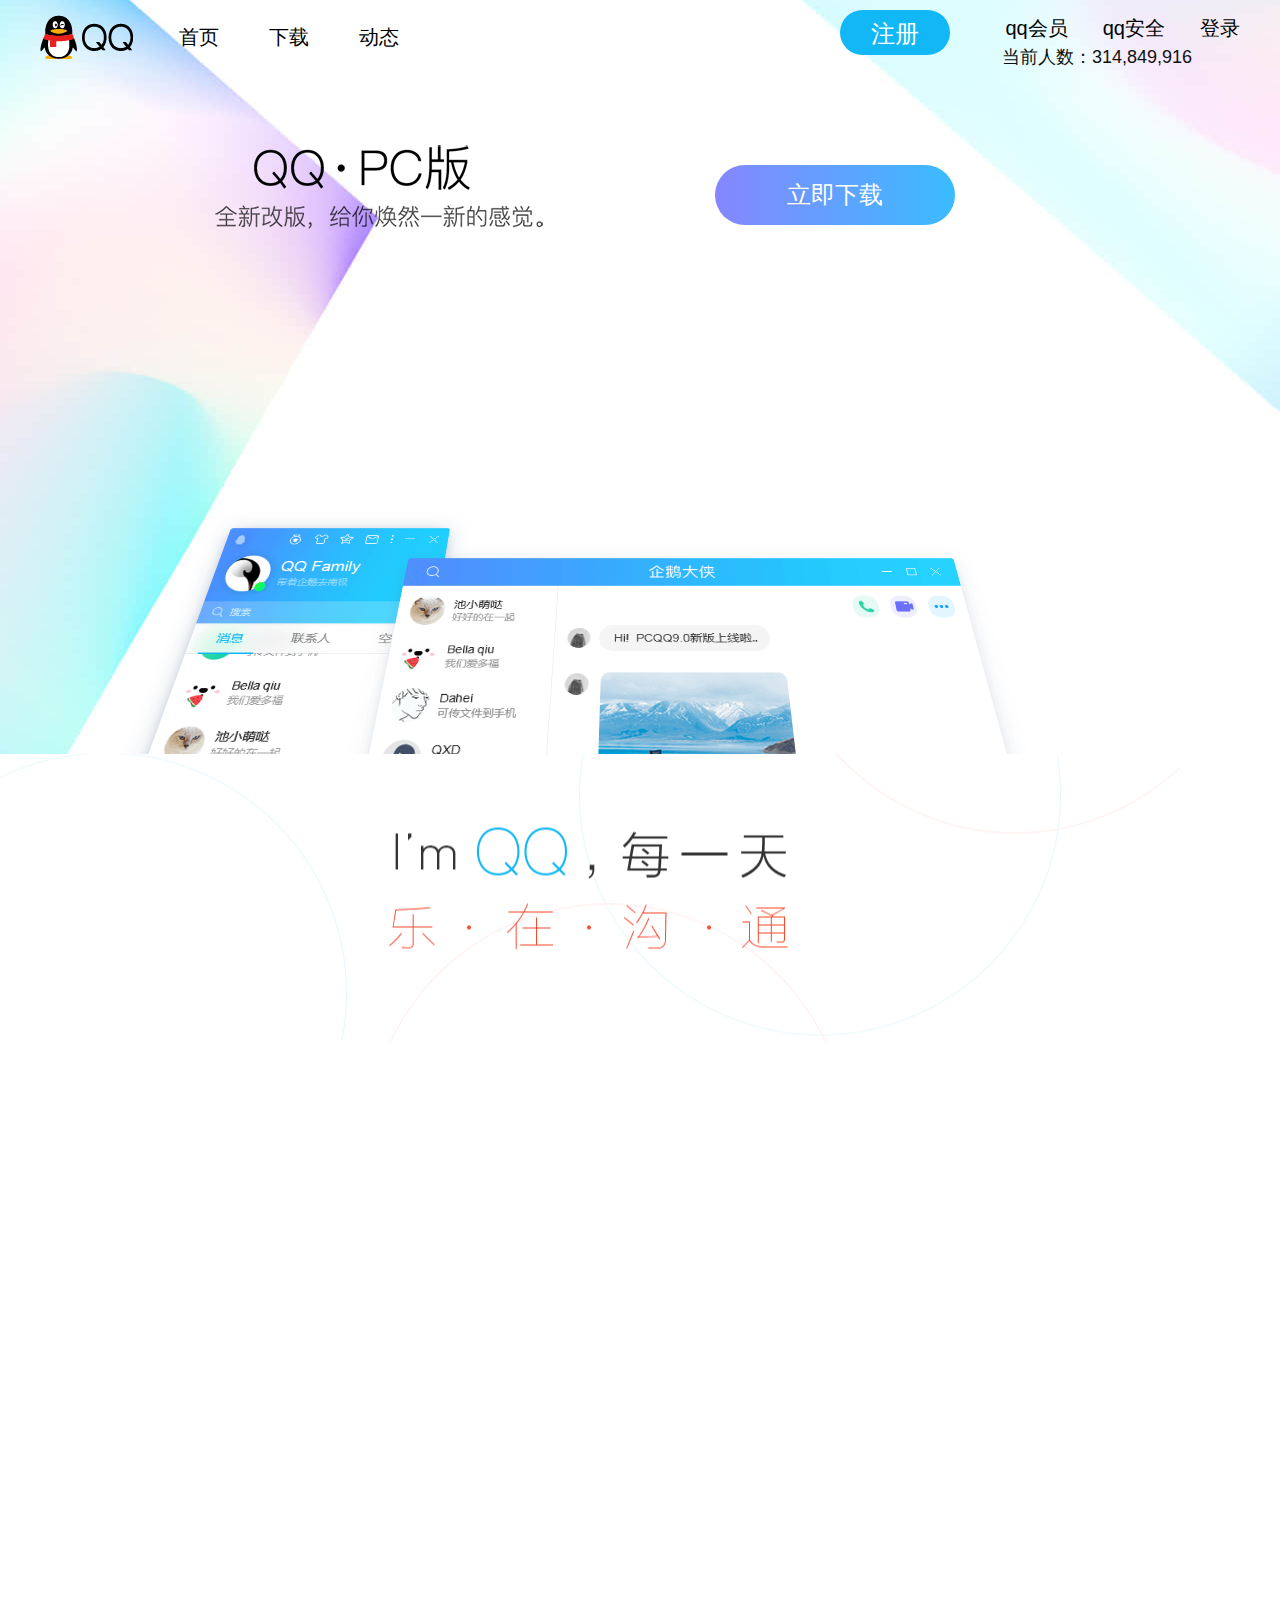
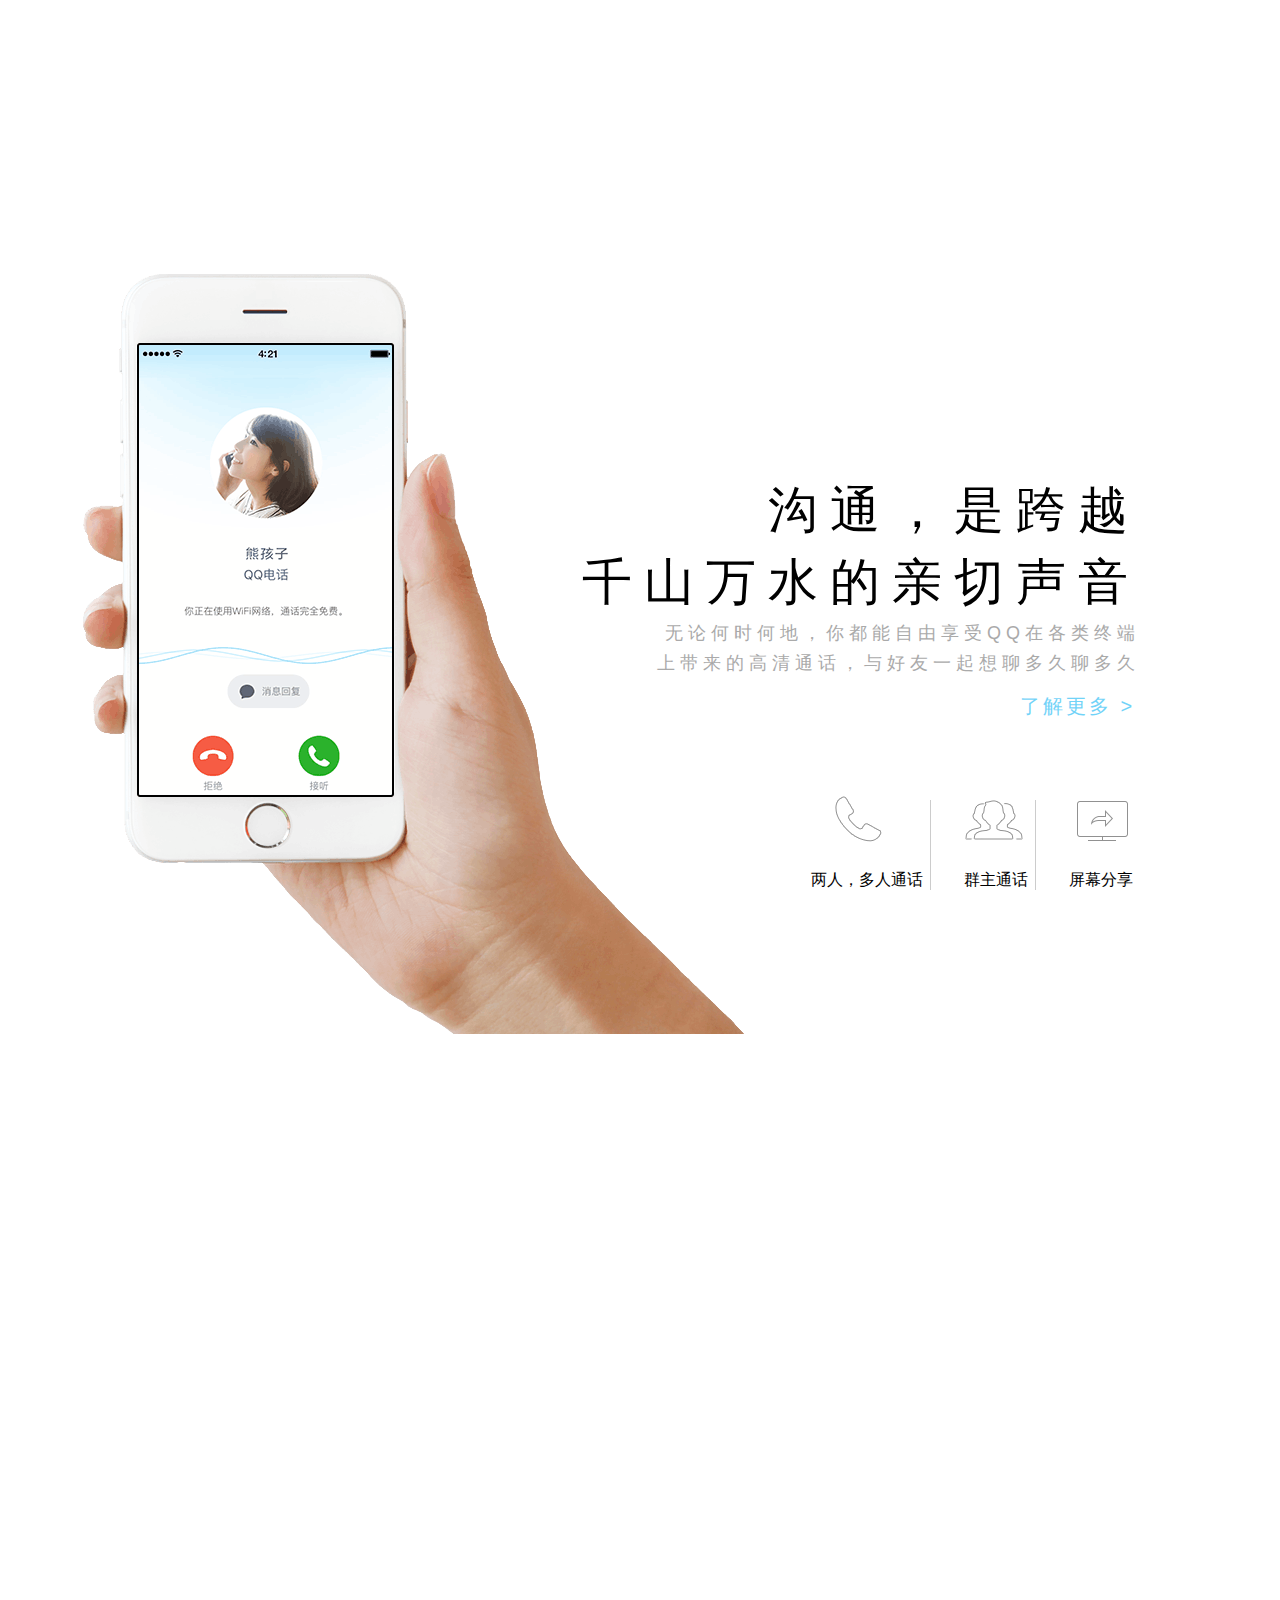
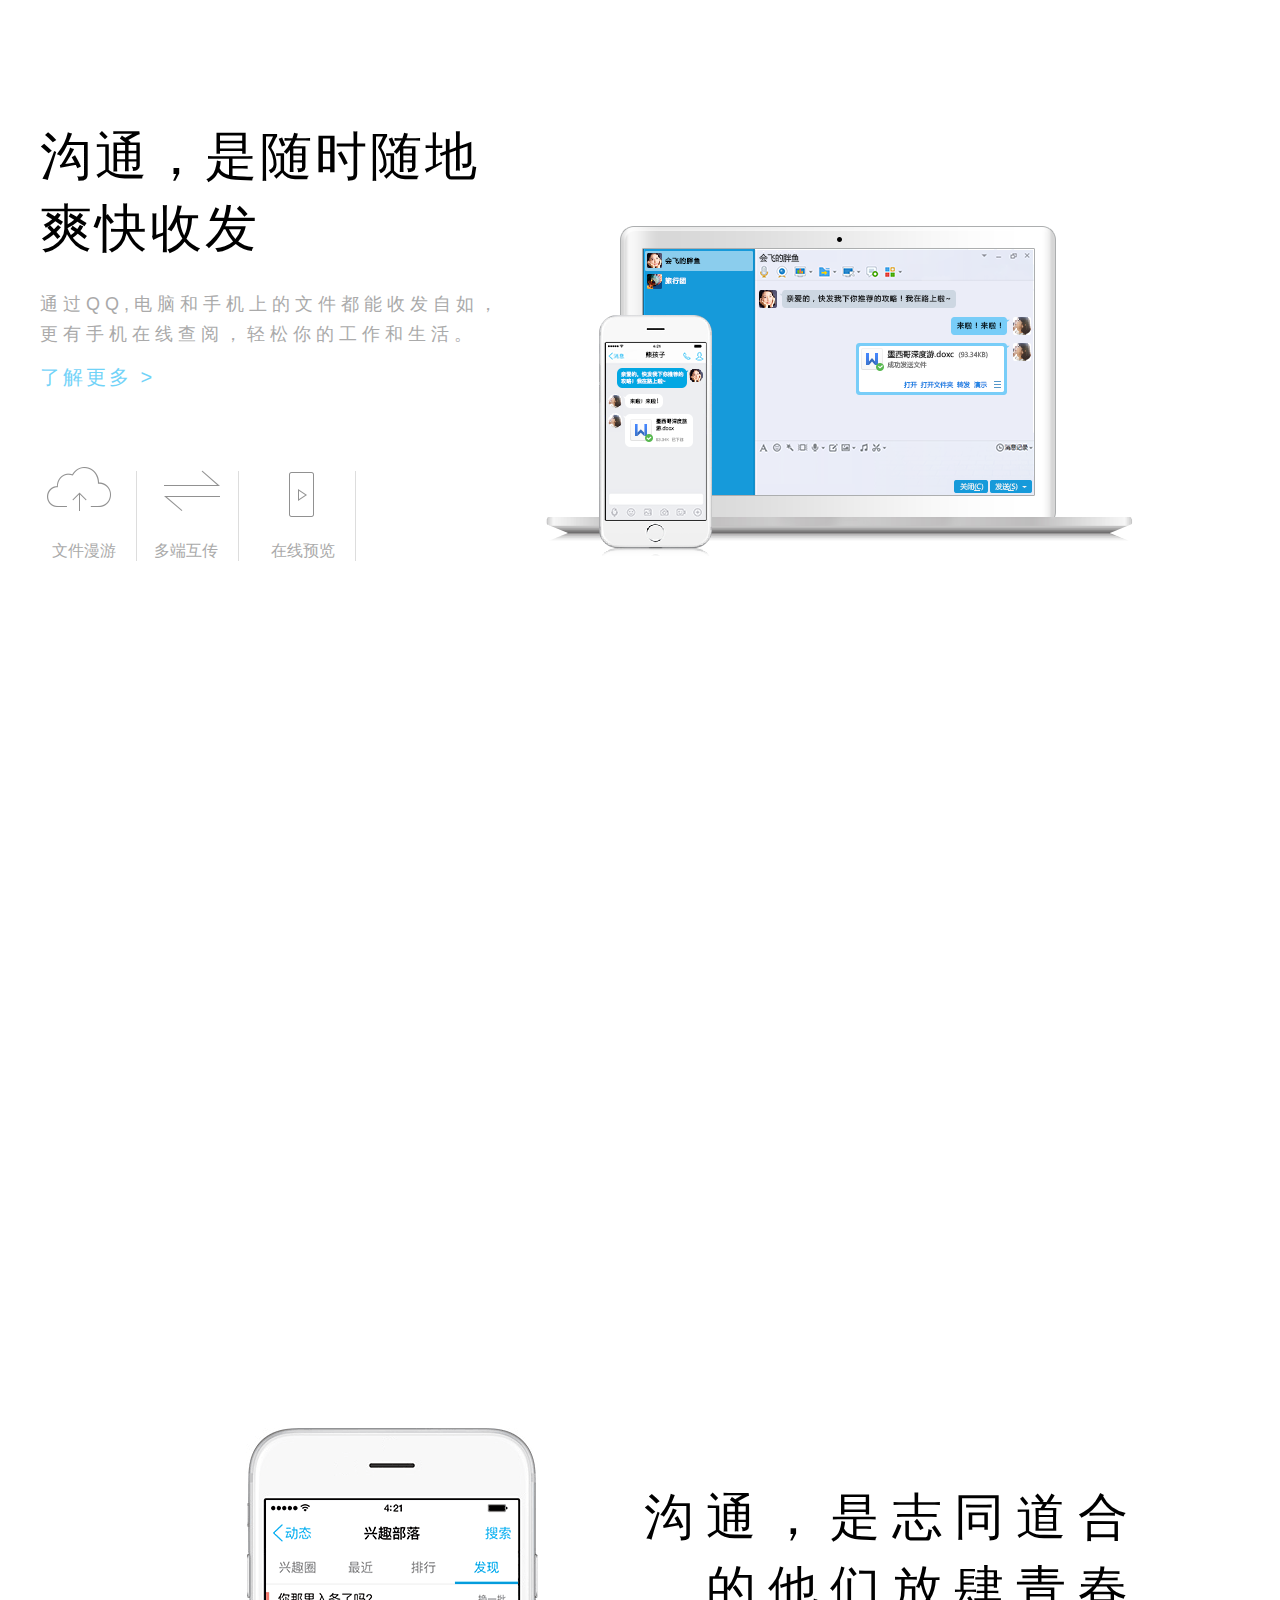
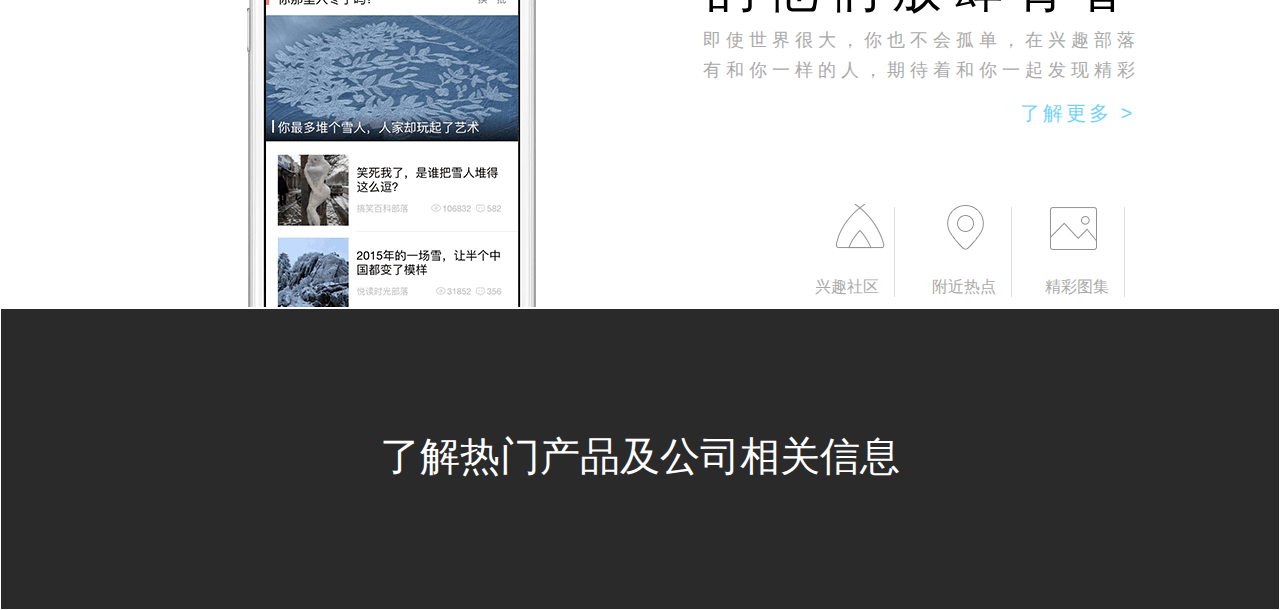
<file: index.html>
<!DOCTYPE html>
<html>

	<head>
		<meta charset="utf-8" />
		<title>https://im.qq.com/index.shtml</title>
		<link rel="stylesheet" type="text/css" href="css/qq.css" />
		<script type="text/javascript" src="js/jquery.min.js"></script>
		<script type="text/javascript" src="js/jquery.stellar.min.js"></script>
		<script type="text/javascript" src="js/qq_Browser.js" ></script>
	</head>

	<body>
		<div class="nav_show">
			<div class="nav">
					<div class="nav_left">
						<div class="qq_img"></div>
						<ul>
							<li >首页</li>
							<li>下载</li>
							<li>动态</li>
						</ul>
					</div>
					<div class="nav_right">
						<a class="btn">注册</a>
						<ul>
							<li>qq会员</li>
							<li>qq安全</li>
							<li> 登录 </li>
						</ul>
						<a href="" class="numper">当前人数：314,849,916</a>
					</div>
				</div>
		</div>
		<div id="Firstscreen">
			<div class="main">
				<div class="nav">
					<div class="nav_left">
						<div class="qq_img"></div>
						<ul>
							<li >首页</li>
							<li>下载</li>
							<li>动态</li>
						</ul>
					</div>
					<div class="nav_right">
						<a class="btn">注册</a>
						<ul>
							<li>qq会员</li>
							<li>qq安全</li>
							<li> 登录 </li>
						</ul>
						<a href="" class="numper">当前人数：314,849,916</a>
					</div>
				</div>

				<div class="context">
					<div class="one_part">
						<div class="text_img"></div>
						<a href="">立即下载</a>
						<img src="img/img-bg.png" />
					</div>
				</div>
			</div>
		</div>

		<div class="twop">
			<div class="two_qq"></div>
			<div class="beijing1" data-stellar-background-ratio="0.3"></div>
		</div>

		<div class="three_part">
			<div class="thr_main">
				<div class="thr_qq"> </div>
				<div class="thr_text">
					<h2>沟通，是跨越<br>千山万水的亲切声音</h2>
					<h5>无论何时何地，你都能自由享受QQ在各类终端<br>
            	上带来的高清通话，与好友一起想聊多久聊多久</h5>
					<a href="">了解更多 &gt;</a>
					<div class="tubiao"></div>
					<ul>
						<li>
							<span>两人，多人通话</span>
						</li>
						<li>
							<span>群主通话</span>
						</li>
						<li>
							<span>屏幕分享</span>
						</li>
					</ul>
				</div>
			</div>

			<div class="beijing2" data-stellar-background-ratio="0.3"></div>
		</div>

		<div class="four_part">
			<div class="four_main">
				<div class="four_text">
					<h2>沟通，是随时随地<br>爽快收发</h2>
					<h5>通过QQ,电脑和手机上的文件都能收发自如，<br>
						更有手机在线查阅，轻松你的工作和生活。</h5>
					<a href="">了解更多 &gt;</a>
					<div class="tubiao"></div>
					<ul>
						<li>
							<span style="margin-left: -15px;">文件漫游</span>
						</li>
						<li>
							<span>多端互传</span>
						</li>
						<li>
							<span style="margin-left: 5px;">在线预览</span>
						</li>
					</ul>
					<div class="four_qq"> </div>
				</div>
			</div>
			<div class="beijing3" data-stellar-background-ratio="0.3"></div>
		</div>

		<div class="five_part">
			<div class="five_main">
				<div class="five_qq"></div>
				<div class="five_text">
					<h2>沟通，是志同道合<br>的他们放肆青春</h2>
					<h5>即使世界很大，你也不会孤单，在兴趣部落<br>
					有和你一样的人，期待着和你一起发现精彩</h5>
					<a href="">了解更多 &gt;</a>
					<div class="tubiao"></div>
					<ul>
						<li>
							<span>兴趣社区</span>
						</li>
						<li>
							<span>附近热点</span>
						</li>
						<li>
							<span style="margin-left: -5px;">精彩图集</span>
						</li>
					</ul>
				</div>
			</div>
		</div>
		
		<div class="six_part">
			 <div>了解热门产品及公司相关信息</div>
		</div>
	</body>

</html>
</file>
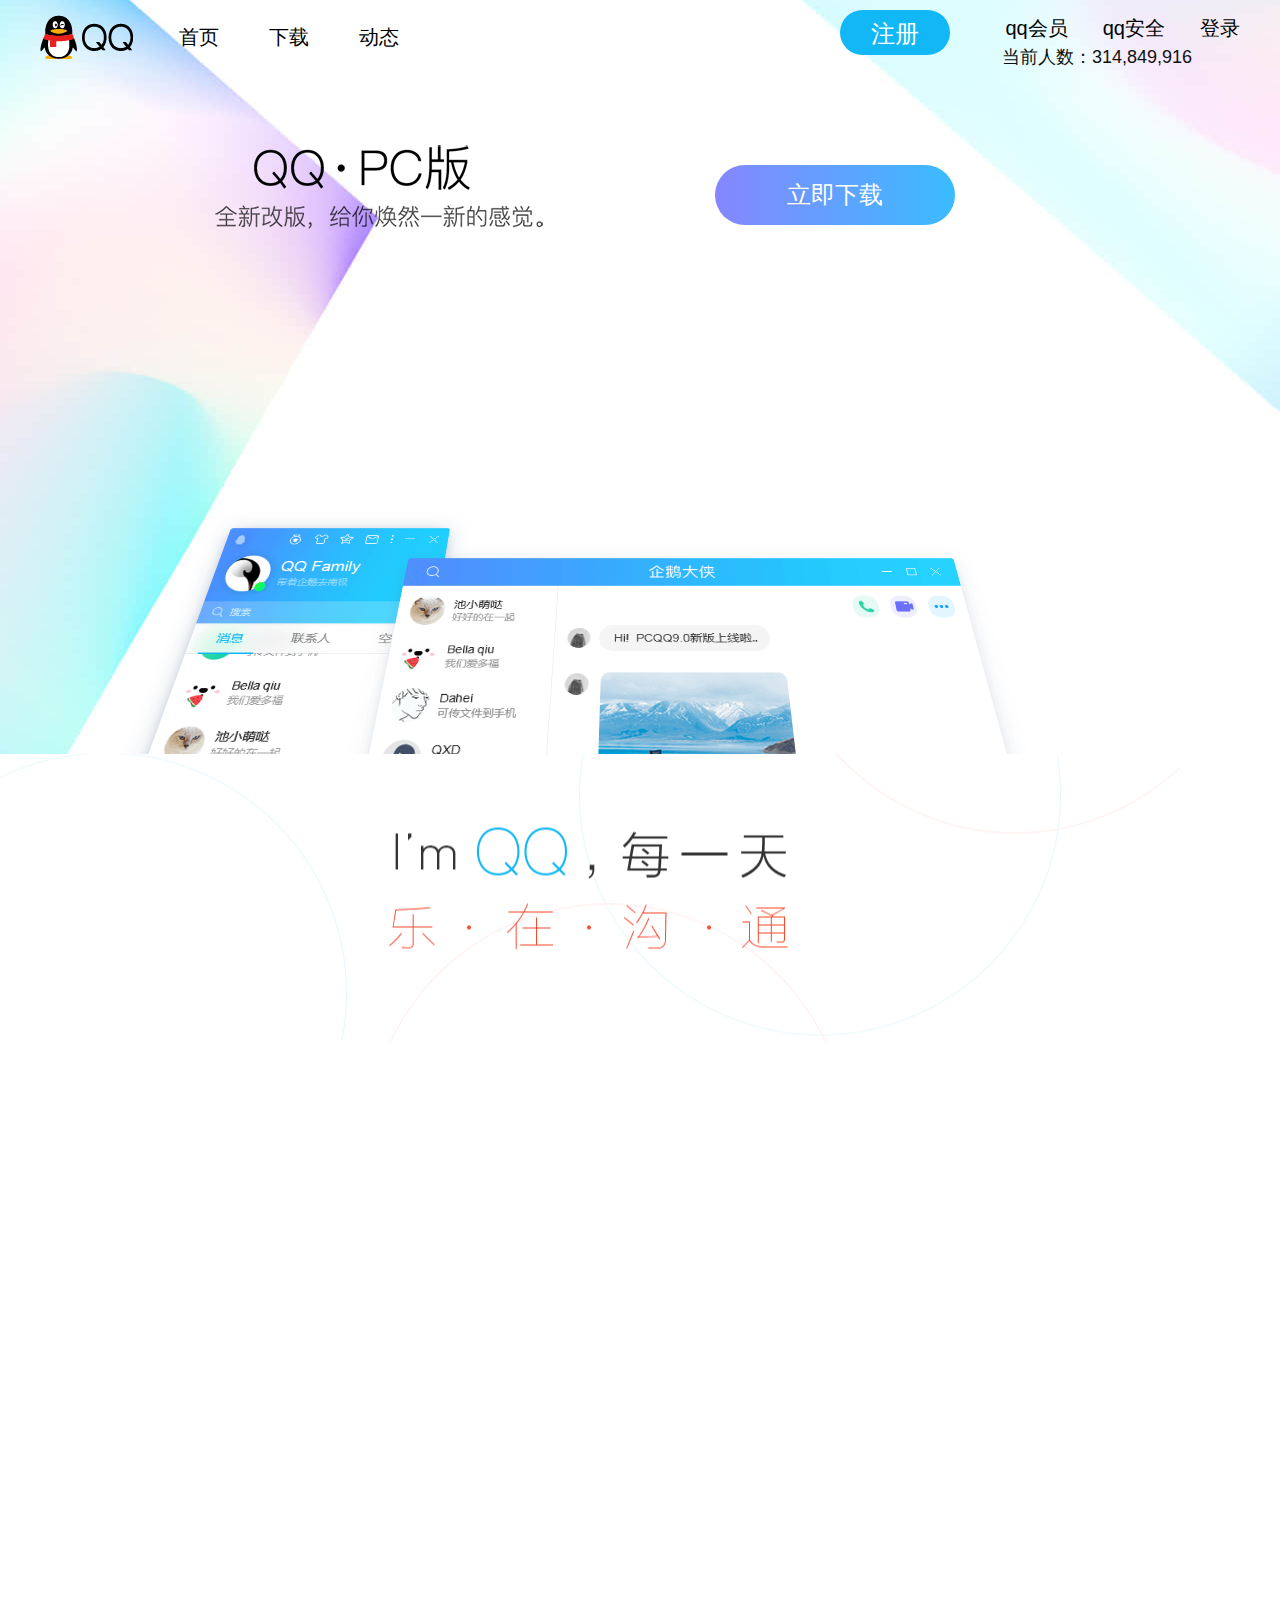
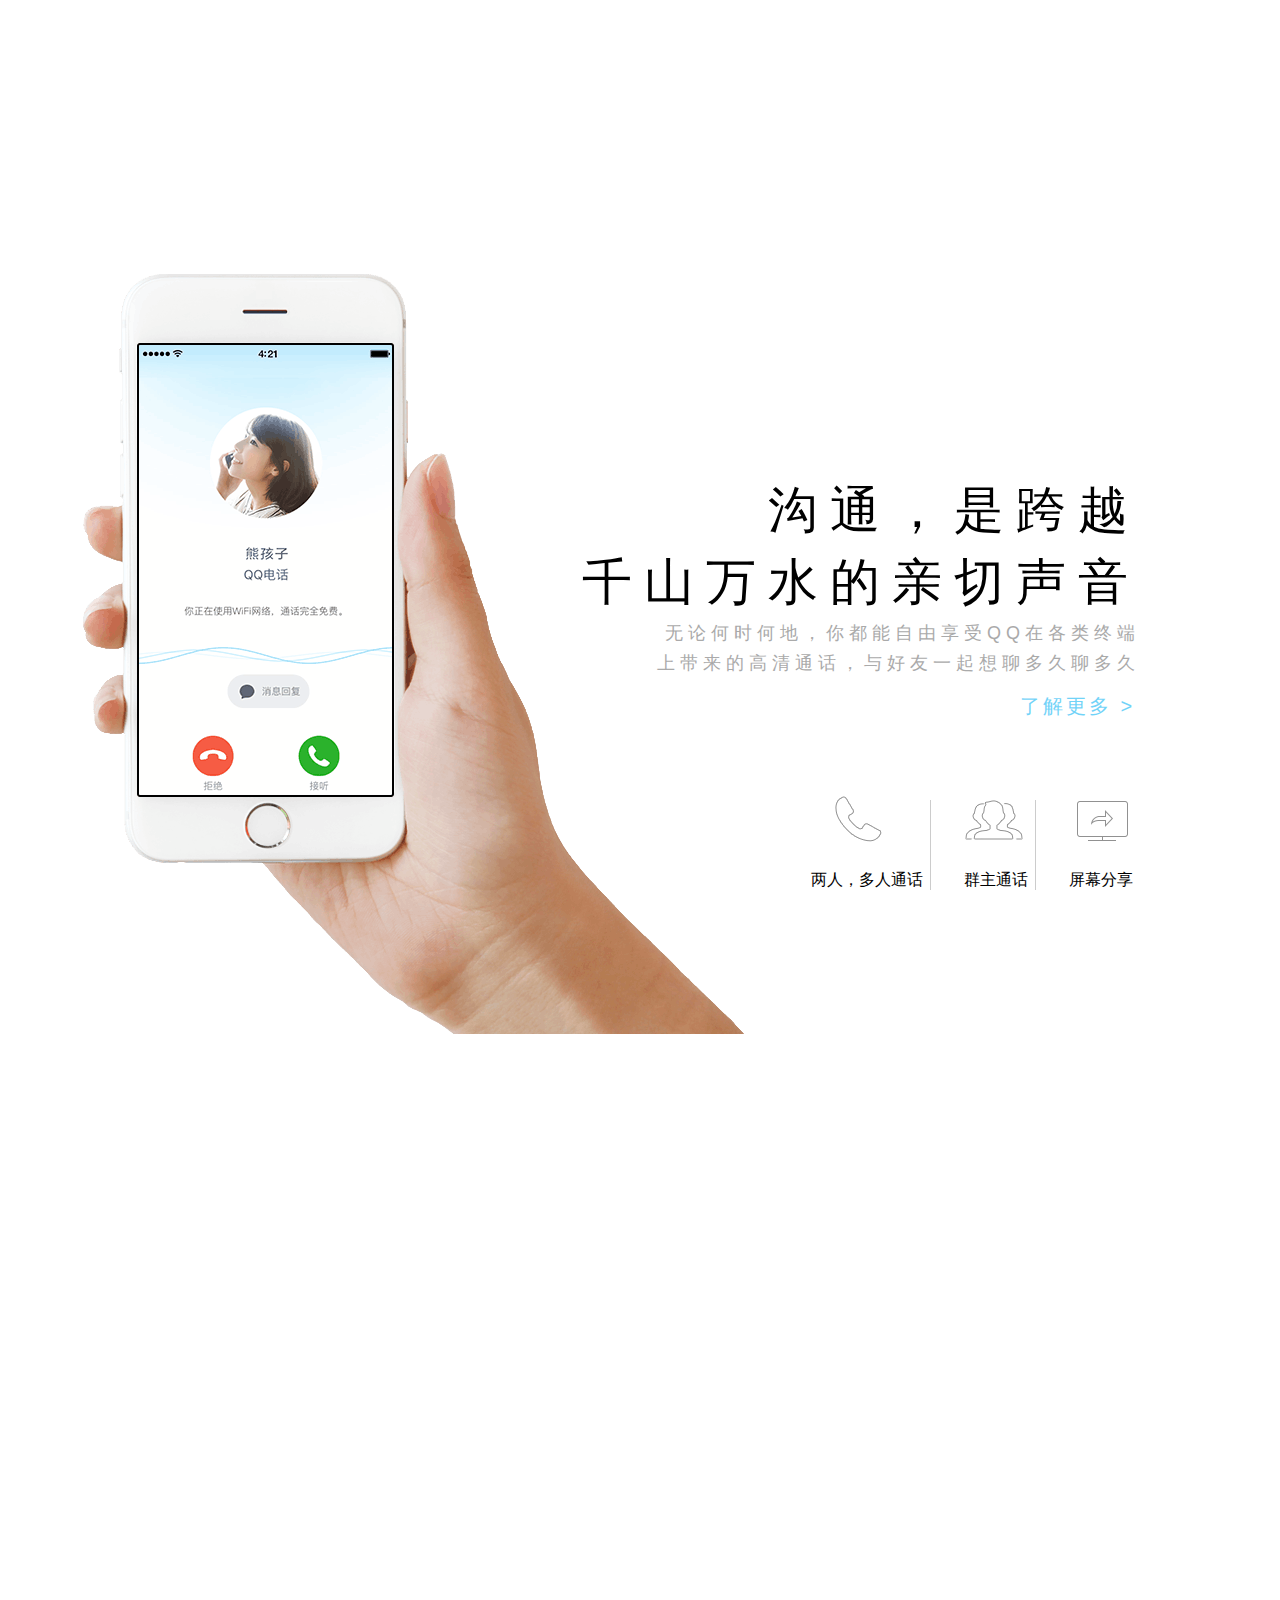
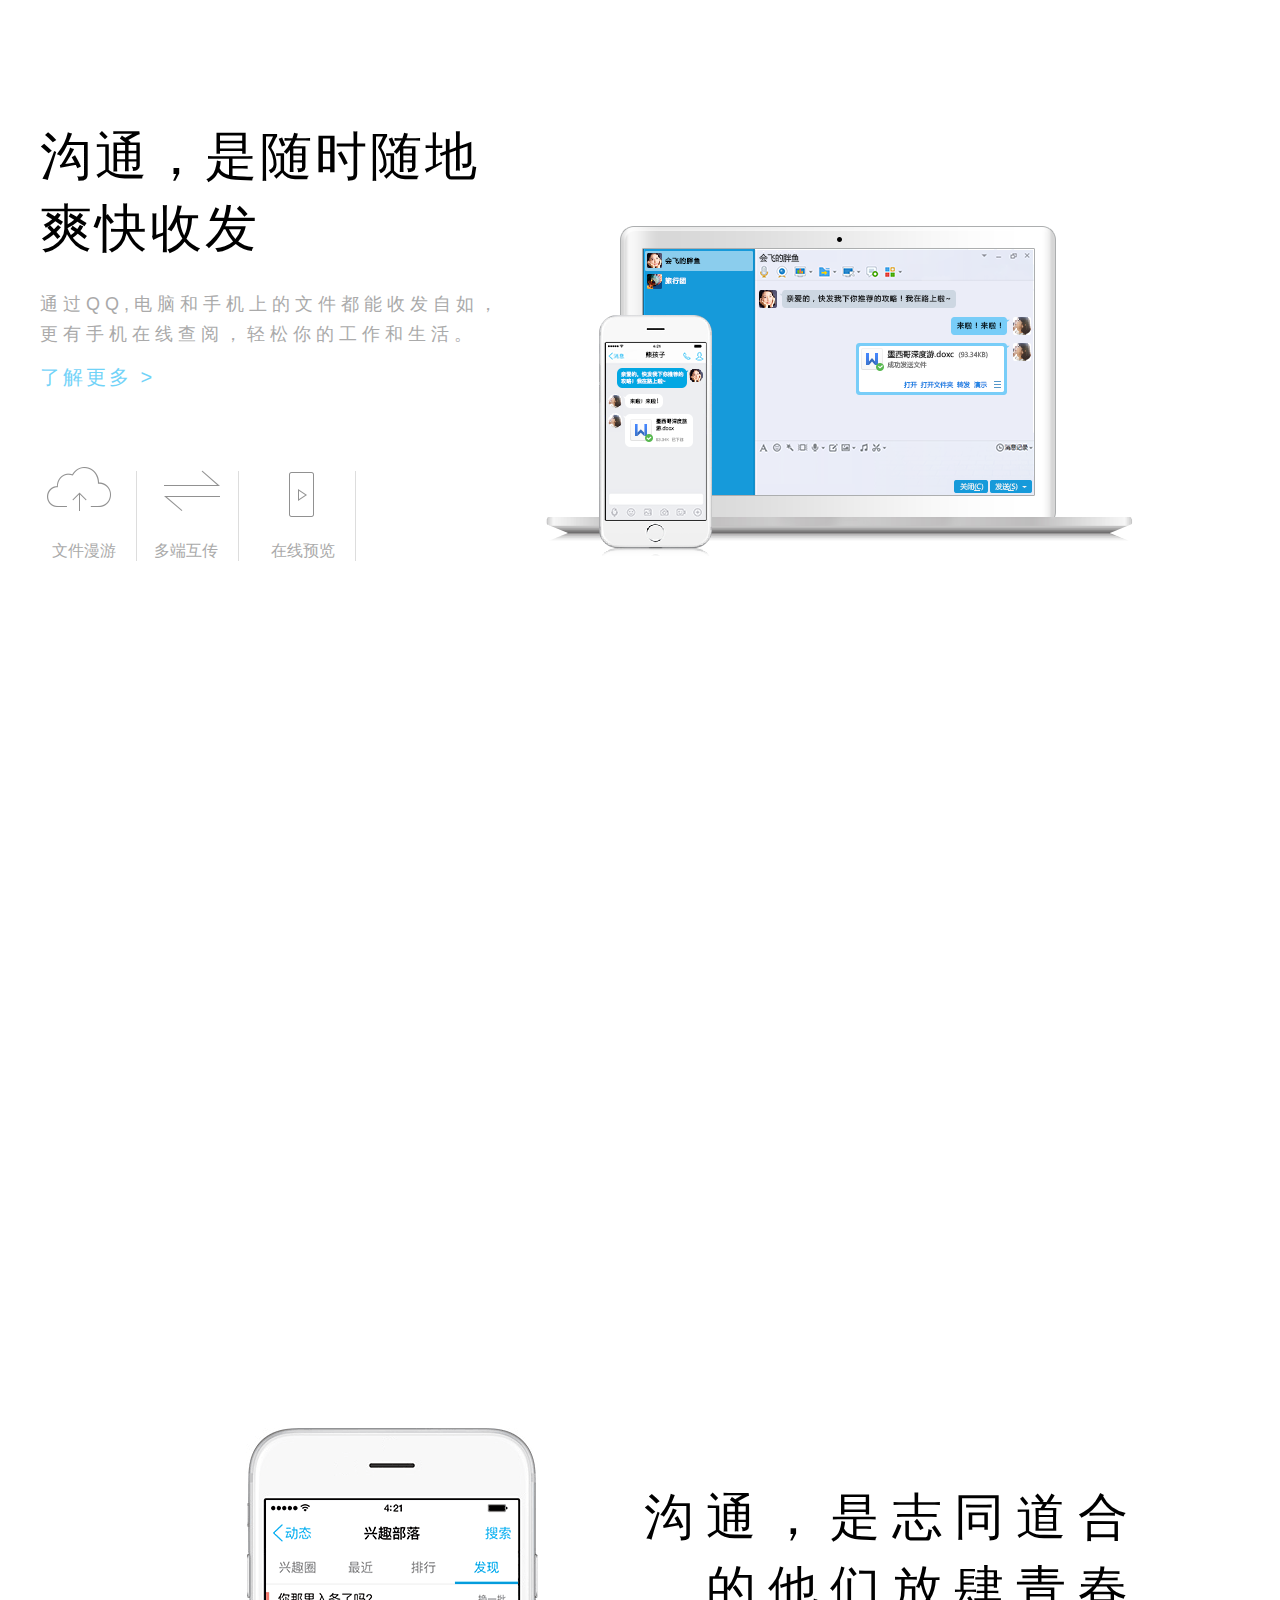
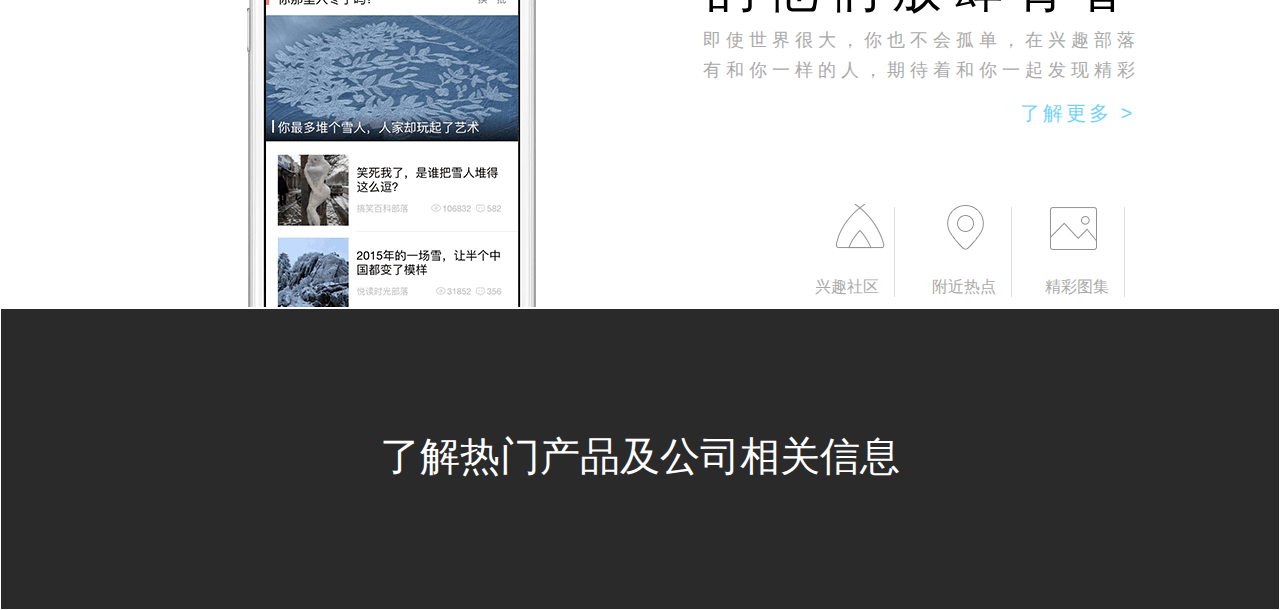
<file: qq_Browser/index.html>
<!DOCTYPE html>
<html>

	<head>
		<meta charset="utf-8" />
		<title>https://im.qq.com/index.shtml</title>
		<link rel="stylesheet" type="text/css" href="css/qq.css" />
		<script type="text/javascript" src="js/jquery.min.js"></script>
		<script type="text/javascript" src="js/jquery.stellar.min.js"></script>
		<script type="text/javascript" src="js/qq_Browser.js" ></script>
	</head>

	<body>
		<div class="nav_show">
			<div class="nav">
					<div class="nav_left">
						<div class="qq_img"></div>
						<ul>
							<li >首页</li>
							<li>下载</li>
							<li>动态</li>
						</ul>
					</div>
					<div class="nav_right">
						<a class="btn">注册</a>
						<ul>
							<li>qq会员</li>
							<li>qq安全</li>
							<li> 登录 </li>
						</ul>
						<a href="" class="numper">当前人数：314,849,916</a>
					</div>
				</div>
		</div>
		<div id="Firstscreen">
			<div class="main">
				<div class="nav">
					<div class="nav_left">
						<div class="qq_img"></div>
						<ul>
							<li >首页</li>
							<li>下载</li>
							<li>动态</li>
						</ul>
					</div>
					<div class="nav_right">
						<a class="btn">注册</a>
						<ul>
							<li>qq会员</li>
							<li>qq安全</li>
							<li> 登录 </li>
						</ul>
						<a href="" class="numper">当前人数：314,849,916</a>
					</div>
				</div>

				<div class="context">
					<div class="one_part">
						<div class="text_img"></div>
						<a href="">立即下载</a>
						<img src="img/img-bg.png" />
					</div>
				</div>
			</div>
		</div>

		<div class="twop">
			<div class="two_qq"></div>
			<div class="beijing1" data-stellar-background-ratio="0.3"></div>
		</div>

		<div class="three_part">
			<div class="thr_main">
				<div class="thr_qq"> </div>
				<div class="thr_text">
					<h2>沟通，是跨越<br>千山万水的亲切声音</h2>
					<h5>无论何时何地，你都能自由享受QQ在各类终端<br>
            	上带来的高清通话，与好友一起想聊多久聊多久</h5>
					<a href="">了解更多 &gt;</a>
					<div class="tubiao"></div>
					<ul>
						<li>
							<span>两人，多人通话</span>
						</li>
						<li>
							<span>群主通话</span>
						</li>
						<li>
							<span>屏幕分享</span>
						</li>
					</ul>
				</div>
			</div>

			<div class="beijing2" data-stellar-background-ratio="0.3"></div>
		</div>

		<div class="four_part">
			<div class="four_main">
				<div class="four_text">
					<h2>沟通，是随时随地<br>爽快收发</h2>
					<h5>通过QQ,电脑和手机上的文件都能收发自如，<br>
						更有手机在线查阅，轻松你的工作和生活。</h5>
					<a href="">了解更多 &gt;</a>
					<div class="tubiao"></div>
					<ul>
						<li>
							<span style="margin-left: -15px;">文件漫游</span>
						</li>
						<li>
							<span>多端互传</span>
						</li>
						<li>
							<span style="margin-left: 5px;">在线预览</span>
						</li>
					</ul>
					<div class="four_qq"> </div>
				</div>
			</div>
			<div class="beijing3" data-stellar-background-ratio="0.3"></div>
		</div>

		<div class="five_part">
			<div class="five_main">
				<div class="five_qq"></div>
				<div class="five_text">
					<h2>沟通，是志同道合<br>的他们放肆青春</h2>
					<h5>即使世界很大，你也不会孤单，在兴趣部落<br>
					有和你一样的人，期待着和你一起发现精彩</h5>
					<a href="">了解更多 &gt;</a>
					<div class="tubiao"></div>
					<ul>
						<li>
							<span>兴趣社区</span>
						</li>
						<li>
							<span>附近热点</span>
						</li>
						<li>
							<span style="margin-left: -5px;">精彩图集</span>
						</li>
					</ul>
				</div>
			</div>
		</div>
		
		<div class="six_part">
			 <div>了解热门产品及公司相关信息</div>
		</div>
	</body>

</html>
</file>
<file: css/qq.css>
* {
	margin: 0;
	padding: 0;
	font-family: Helvetica, Tahoma, Arial, "Hiragino Sans GB", "Hiragino Sans GB W3", "Microsoft YaHei", STXihei, STHeiti, Heiti, SimSun, sans-serif;
	font-size: 100%;
}

#Firstscreen {
	height: 754px;
	/*border: 1px solid black;*/
	background: url(../img/bg.jpg) no-repeat center center;
	overflow: hidden;
}

.main {
	width: 0 auto;
}

.nav {
	width: 1200px;
	height: 75px;
	/*border: 1px solid black;*/
	margin: 0 auto;
	position: relative;
}

.nav_left {
	/*border: 1px solid red;*/
	height: 75px;
	width: 600px;
}

.nav_left>.qq_img {
	float: left;
	display: block;
	width: 106px;
	height: 0px;
	overflow: hidden;
	padding-top: 76px;
	font-size: 0;
	background: transparent url(../img/qq.png) no-repeat left 15px;
}

.nav_left>ul>li {
	float: left;
	list-style: none;
	margin-left: 15px;
	/*border: 1px solid black;*/
	font-size: 20px;
	line-height: 74px;
	height: 74px;
	width: 75px;
	text-align: center;
}

.nav_left>ul>li:hover {
	background: #12B7F5;
	cursor: pointer;
}
.nav_left>ul>.on{
	background: #12B7F5;
}
.nav_right {
	position: absolute;
	height: 75px;
	width: 600px;
	top: 0;
	right: 0;
	float: right;
	/*border:1px solid gold;*/
}

.nav_right>.btn {
	display: inline-block;
	outline: none;
	border-radius: 50px;
	font-size: 24px;
	width: 110px;
	height: 45px;
	text-align: center;
	line-height: 48px;
	background: #12b7f5;
	color: #fff;
	margin: 10px 200px;
}

.nav_right>ul {
	list-style: none;
	position: absolute;
	top: 0;
	right: 0;
	margin-top: 15px;
}

.nav_right>ul>li {
	float: left;
	margin-left: 35px;
	font-size: 20px;
}

.nav_right>.btn:hover {
	cursor: pointer;
	opacity: 0.5;
}

.numper {
	margin-left: 85px;
	font-size: 18px;
	color: #111111;
	text-decoration: none;
	line-height: 34px;
	margin-top: 0px;
	position: absolute;
	top: 40px;
	right: 48px;
}

.nav_right>.numper:hover {
	text-decoration: underline;
}

.context {
	height: 679px;
	/*border: 1px solid black;*/
}

.context>.one_part {
	text-align: center;
	/*border: 1px solid black;*/
	height: 675px;
	width: 850px;
	margin: 0px auto;
	perspective: 1000px;
}

.context>.one_part>.text_img {
	background: url(../img/contest.png) no-repeat center;
	width: 328px;
	height: 84px;
	margin: 70px auto;
	float: left;
}

.context>.one_part>a {
	width: 240px;
	height: 60px;
	display: block;
	position: absolute;
	top: 90px;
	/*border: 1px solid black;*/
	border-radius: 50px;
	font-size: 24px;
	text-decoration: none;
	color: #fff;
	background: -webkit-linear-gradient(left, #8686FE, #3ABCFF);
	text-align: center;
	line-height: 60px;
	margin-left: 500px;
}

.context>.one_part>img {
	margin-left: -600px;
	margin-top: 130px;
	transform: rotateX(45deg);
}

.twop {
	height: 1000px;
	position: relative;
}

.twop>.two_qq {
	background: url(../img/brand.png) no-repeat center;
	height: 300px;
	margin-right: 100px;
}

.beijing1 {
	background: url(../img/a.jpg) no-repeat center top;
	height: 100%;
	background-attachment: fixed;
	background-size: cover;
}

.three_part {
	height: 760px;
	/*border: 1px solid black;*/
	margin-top: 120px;
	min-width: 1200px;
}

.three_part>.thr_main {
	position: relative;
	width: 1200px;
	height: 100%;
	/*border: 1px solid blue;*/
	margin: 0 auto;
}

.thr_qq {
	background: url(../img/pic1.png) no-repeat center top;
	height: 100%;
	margin-left: -450px;
}

.thr_text {
	/*border: 1px solid black;*/
	width: 600px;
	height: 560px;
	position: absolute;
	top: 200px;
	left: 200px;
	overflow: hidden;
	margin-left: 300px;
}

.thr_text>h2 {
	font-size: 50px;
	font-weight: 400;
	line-height: 72px;
	text-align: right;
	letter-spacing: 12px;
}

.thr_text>h5 {
	font-size: 18px;
	text-align: right;
	color: #aaa;
	font-weight: normal;
	line-height: 30px;
	letter-spacing: 5px;
}


/*#12b7f5*/

.thr_text>a {
	text-decoration: none;
	color: #12B7F5;
	font-size: 20px;
	letter-spacing: 3px;
	margin-left: 480px;
	margin-top: 15px;
	display: block;
	opacity: 0.6;
}

.thr_text>ul {
	width: 100%;
	height: 310px;
	/*border: 1px solid black;*/
	margin-left: 238px;
	margin-top: -55px;
}

.thr_text>.tubiao {
	background: url(../img/qcall_figs.png) no-repeat 190px 41px;
	height: 100px;
	margin-left: 105px;
	margin-top: 35px;
}

.thr_text>ul>li {
	list-style: none;
	float: left;
	margin-left: 38px;
	height: 90px;
	border-right: 1px solid #ccc;
}

.thr_text>ul>li>span {
	margin-top: 70px;
	display: block;
	padding-right: 7px;
	margin-left: -5px;
}

.beijing2 {
	background: url(../img/b.jpg) no-repeat center top;
	height: 100%;
	background-attachment: fixed;
}

.four_part {
	height: 657px;
	/*border: 1px solid red;*/
	margin-top: 580px;
	background: #fff;
	/*overflow: hidden;*/
}

.four_part>.four_main {
	width: 1200px;
	height: 100%;
	border: 1px solid #fff;
	margin: 0 auto;
	position: relative;
}

.four_text {
	/*border: 1px solid red;*/
	width: 100%;
	height: 500px;
	margin-top: 105px;
}

.four_text>h2 {
	font-size: 52px;
	font-weight: normal;
	line-height: 72px;
	text-align: left;
	letter-spacing: 3px;
}

.four_text>h5 {
	font-size: 18px;
	text-align: left;
	color: #aaa;
	font-weight: normal;
	line-height: 30px;
	letter-spacing: 5px;
	margin-top: 25px;
}

.four_text>a {
	text-decoration: none;
	color: #12B7F5;
	font-size: 20px;
	letter-spacing: 3px;
	display: block;
	opacity: 0.6;
	margin-top: 15px;
	font-weight: normal;
}
.four_text>.tubiao {
	background: url(../img/qfile_figs.png) no-repeat 7px 41px;
	height: 100px;
	margin-top: 35px;
}

.four_text>ul>li {
	list-style: none;
	float: left;
	height: 90px;
	border-right: 1px solid #ddd;
	margin-left: 27px;
	margin-top: -55px;
}

.four_text>ul>li>span {
	margin-top: 70px;
	display: block;
	padding-right: 20px;
	margin-left: -10px;
	color: #aaa;
}
.four_qq{
	background: url(../img/pic2.png) no-repeat center top;
	height: 100%;
	margin-top: -300px;
	margin-left: 400px;
}

.beijing3 {
	background: url(../img/c.jpg) no-repeat center top;
	height: 100%;
	background-attachment: fixed;
}
.five_part {
	height: 657px;
	/*border: 1px solid red;*/
	margin-top: 580px;
	background: #fff;
	overflow: hidden;
}

.five_part>.five_main {
	width: 1200px;
	height: 100%;
	/*border: 1px solid skyblue;*/
	margin: 0 auto;
	position: relative;
}

.five_text {
	/*border: 1px solid black;*/
	width: 600px;
	height: 560px;
	position: absolute;
	top: 80px;
	left: 200px;
	overflow: hidden;
	margin-left: 300px;
}

.five_text>h2 {
	font-size: 50px;
	font-weight: 400;
	line-height: 72px;
	text-align: right;
	letter-spacing: 12px;
}

.five_text>h5 {
	font-size: 18px;
	text-align: right;
	color: #aaa;
	font-weight: normal;
	line-height: 30px;
	letter-spacing: 5px;
}


/*#12b7f5*/

.five_text>a {
	text-decoration: none;
	color: #12B7F5;
	font-size: 20px;
	letter-spacing: 3px;
	margin-left: 480px;
	margin-top: 15px;
	display: block;
	opacity: 0.6;
}

.five_text>ul {
	width: 100%;
	height: 310px;
	/*border: 1px solid black;*/
	margin-left: 238px;
	margin-top: -55px;
}

.five_text>.tubiao {
	background: url(../img/qblog_figs.png) no-repeat 190px 41px;
	height: 100px;
	margin-left: 105px;
	margin-top: 35px;
}

.five_text>ul>li {
	list-style: none;
	float: left;
	margin-left: 38px;
	height: 90px;
	border-right: 1px solid #ddd;
}


.five_text>ul>li>span {
	margin-top: 70px;
	display: block;
	padding-right: 15px;
	margin-left: -1px;
	color: #aaa;
}
.five_qq{
	background: url(../img/pic3.png) no-repeat center top;
	height: 100%;
	margin-top: 150px;
	margin-left: -500px;
}

.six_part{
	height: 300px;
	background: #2A2A2A;
	font-size: 40px;
	border: 1px solid #fff;
	
}
.six_part>div{
	color: #fff;
	margin: 120px auto;
	width: 600px;
	text-align: center;
}


.nav_show{
	position: fixed;
	top: 0px;
	z-index: 9999;
	background: #fff;
	height: 75px;
	/*border: 1px solid black;*/
	overflow: hidden;
	width: 100%;
	
}
.nav_show>.nav{
	margin: 0 auto;
	width: 1200px;
	height: 75px;
	/*border: 1px solid black;*/
	margin: 0 auto;
}
</file>
<file: qq_Browser/css/qq.css>
* {
	margin: 0;
	padding: 0;
	font-family: Helvetica, Tahoma, Arial, "Hiragino Sans GB", "Hiragino Sans GB W3", "Microsoft YaHei", STXihei, STHeiti, Heiti, SimSun, sans-serif;
	font-size: 100%;
}

#Firstscreen {
	height: 754px;
	/*border: 1px solid black;*/
	background: url(../img/bg.jpg) no-repeat center center;
	overflow: hidden;
}

.main {
	width: 0 auto;
}

.nav {
	width: 1200px;
	height: 75px;
	/*border: 1px solid black;*/
	margin: 0 auto;
	position: relative;
}

.nav_left {
	/*border: 1px solid red;*/
	height: 75px;
	width: 600px;
}

.nav_left>.qq_img {
	float: left;
	display: block;
	width: 106px;
	height: 0px;
	overflow: hidden;
	padding-top: 76px;
	font-size: 0;
	background: transparent url(../img/qq.png) no-repeat left 15px;
}

.nav_left>ul>li {
	float: left;
	list-style: none;
	margin-left: 15px;
	/*border: 1px solid black;*/
	font-size: 20px;
	line-height: 74px;
	height: 74px;
	width: 75px;
	text-align: center;
}

.nav_left>ul>li:hover {
	background: #12B7F5;
	cursor: pointer;
}
.nav_left>ul>.on{
	background: #12B7F5;
}
.nav_right {
	position: absolute;
	height: 75px;
	width: 600px;
	top: 0;
	right: 0;
	float: right;
	/*border:1px solid gold;*/
}

.nav_right>.btn {
	display: inline-block;
	outline: none;
	border-radius: 50px;
	font-size: 24px;
	width: 110px;
	height: 45px;
	text-align: center;
	line-height: 48px;
	background: #12b7f5;
	color: #fff;
	margin: 10px 200px;
}

.nav_right>ul {
	list-style: none;
	position: absolute;
	top: 0;
	right: 0;
	margin-top: 15px;
}

.nav_right>ul>li {
	float: left;
	margin-left: 35px;
	font-size: 20px;
}

.nav_right>.btn:hover {
	cursor: pointer;
	opacity: 0.5;
}

.numper {
	margin-left: 85px;
	font-size: 18px;
	color: #111111;
	text-decoration: none;
	line-height: 34px;
	margin-top: 0px;
	position: absolute;
	top: 40px;
	right: 48px;
}

.nav_right>.numper:hover {
	text-decoration: underline;
}

.context {
	height: 679px;
	/*border: 1px solid black;*/
}

.context>.one_part {
	text-align: center;
	/*border: 1px solid black;*/
	height: 675px;
	width: 850px;
	margin: 0px auto;
	perspective: 1000px;
}

.context>.one_part>.text_img {
	background: url(../img/contest.png) no-repeat center;
	width: 328px;
	height: 84px;
	margin: 70px auto;
	float: left;
}

.context>.one_part>a {
	width: 240px;
	height: 60px;
	display: block;
	position: absolute;
	top: 90px;
	/*border: 1px solid black;*/
	border-radius: 50px;
	font-size: 24px;
	text-decoration: none;
	color: #fff;
	background: -webkit-linear-gradient(left, #8686FE, #3ABCFF);
	text-align: center;
	line-height: 60px;
	margin-left: 500px;
}

.context>.one_part>img {
	margin-left: -600px;
	margin-top: 130px;
	transform: rotateX(45deg);
}

.twop {
	height: 1000px;
	position: relative;
}

.twop>.two_qq {
	background: url(../img/brand.png) no-repeat center;
	height: 300px;
	margin-right: 100px;
}

.beijing1 {
	background: url(../img/a.jpg) no-repeat center top;
	height: 100%;
	background-attachment: fixed;
	background-size: cover;
}

.three_part {
	height: 760px;
	/*border: 1px solid black;*/
	margin-top: 120px;
	min-width: 1200px;
}

.three_part>.thr_main {
	position: relative;
	width: 1200px;
	height: 100%;
	/*border: 1px solid blue;*/
	margin: 0 auto;
}

.thr_qq {
	background: url(../img/pic1.png) no-repeat center top;
	height: 100%;
	margin-left: -450px;
}

.thr_text {
	/*border: 1px solid black;*/
	width: 600px;
	height: 560px;
	position: absolute;
	top: 200px;
	left: 200px;
	overflow: hidden;
	margin-left: 300px;
}

.thr_text>h2 {
	font-size: 50px;
	font-weight: 400;
	line-height: 72px;
	text-align: right;
	letter-spacing: 12px;
}

.thr_text>h5 {
	font-size: 18px;
	text-align: right;
	color: #aaa;
	font-weight: normal;
	line-height: 30px;
	letter-spacing: 5px;
}


/*#12b7f5*/

.thr_text>a {
	text-decoration: none;
	color: #12B7F5;
	font-size: 20px;
	letter-spacing: 3px;
	margin-left: 480px;
	margin-top: 15px;
	display: block;
	opacity: 0.6;
}

.thr_text>ul {
	width: 100%;
	height: 310px;
	/*border: 1px solid black;*/
	margin-left: 238px;
	margin-top: -55px;
}

.thr_text>.tubiao {
	background: url(../img/qcall_figs.png) no-repeat 190px 41px;
	height: 100px;
	margin-left: 105px;
	margin-top: 35px;
}

.thr_text>ul>li {
	list-style: none;
	float: left;
	margin-left: 38px;
	height: 90px;
	border-right: 1px solid #ccc;
}

.thr_text>ul>li>span {
	margin-top: 70px;
	display: block;
	padding-right: 7px;
	margin-left: -5px;
}

.beijing2 {
	background: url(../img/b.jpg) no-repeat center top;
	height: 100%;
	background-attachment: fixed;
}

.four_part {
	height: 657px;
	/*border: 1px solid red;*/
	margin-top: 580px;
	background: #fff;
	/*overflow: hidden;*/
}

.four_part>.four_main {
	width: 1200px;
	height: 100%;
	border: 1px solid #fff;
	margin: 0 auto;
	position: relative;
}

.four_text {
	/*border: 1px solid red;*/
	width: 100%;
	height: 500px;
	margin-top: 105px;
}

.four_text>h2 {
	font-size: 52px;
	font-weight: normal;
	line-height: 72px;
	text-align: left;
	letter-spacing: 3px;
}

.four_text>h5 {
	font-size: 18px;
	text-align: left;
	color: #aaa;
	font-weight: normal;
	line-height: 30px;
	letter-spacing: 5px;
	margin-top: 25px;
}

.four_text>a {
	text-decoration: none;
	color: #12B7F5;
	font-size: 20px;
	letter-spacing: 3px;
	display: block;
	opacity: 0.6;
	margin-top: 15px;
	font-weight: normal;
}
.four_text>.tubiao {
	background: url(../img/qfile_figs.png) no-repeat 7px 41px;
	height: 100px;
	margin-top: 35px;
}

.four_text>ul>li {
	list-style: none;
	float: left;
	height: 90px;
	border-right: 1px solid #ddd;
	margin-left: 27px;
	margin-top: -55px;
}

.four_text>ul>li>span {
	margin-top: 70px;
	display: block;
	padding-right: 20px;
	margin-left: -10px;
	color: #aaa;
}
.four_qq{
	background: url(../img/pic2.png) no-repeat center top;
	height: 100%;
	margin-top: -300px;
	margin-left: 400px;
}

.beijing3 {
	background: url(../img/c.jpg) no-repeat center top;
	height: 100%;
	background-attachment: fixed;
}
.five_part {
	height: 657px;
	/*border: 1px solid red;*/
	margin-top: 580px;
	background: #fff;
	overflow: hidden;
}

.five_part>.five_main {
	width: 1200px;
	height: 100%;
	/*border: 1px solid skyblue;*/
	margin: 0 auto;
	position: relative;
}

.five_text {
	/*border: 1px solid black;*/
	width: 600px;
	height: 560px;
	position: absolute;
	top: 80px;
	left: 200px;
	overflow: hidden;
	margin-left: 300px;
}

.five_text>h2 {
	font-size: 50px;
	font-weight: 400;
	line-height: 72px;
	text-align: right;
	letter-spacing: 12px;
}

.five_text>h5 {
	font-size: 18px;
	text-align: right;
	color: #aaa;
	font-weight: normal;
	line-height: 30px;
	letter-spacing: 5px;
}


/*#12b7f5*/

.five_text>a {
	text-decoration: none;
	color: #12B7F5;
	font-size: 20px;
	letter-spacing: 3px;
	margin-left: 480px;
	margin-top: 15px;
	display: block;
	opacity: 0.6;
}

.five_text>ul {
	width: 100%;
	height: 310px;
	/*border: 1px solid black;*/
	margin-left: 238px;
	margin-top: -55px;
}

.five_text>.tubiao {
	background: url(../img/qblog_figs.png) no-repeat 190px 41px;
	height: 100px;
	margin-left: 105px;
	margin-top: 35px;
}

.five_text>ul>li {
	list-style: none;
	float: left;
	margin-left: 38px;
	height: 90px;
	border-right: 1px solid #ddd;
}


.five_text>ul>li>span {
	margin-top: 70px;
	display: block;
	padding-right: 15px;
	margin-left: -1px;
	color: #aaa;
}
.five_qq{
	background: url(../img/pic3.png) no-repeat center top;
	height: 100%;
	margin-top: 150px;
	margin-left: -500px;
}

.six_part{
	height: 300px;
	background: #2A2A2A;
	font-size: 40px;
	border: 1px solid #fff;
	
}
.six_part>div{
	color: #fff;
	margin: 120px auto;
	width: 600px;
	text-align: center;
}


.nav_show{
	position: fixed;
	top: 0px;
	z-index: 9999;
	background: #fff;
	height: 75px;
	/*border: 1px solid black;*/
	overflow: hidden;
	width: 100%;
	
}
.nav_show>.nav{
	margin: 0 auto;
	width: 1200px;
	height: 75px;
	/*border: 1px solid black;*/
	margin: 0 auto;
}
</file>
